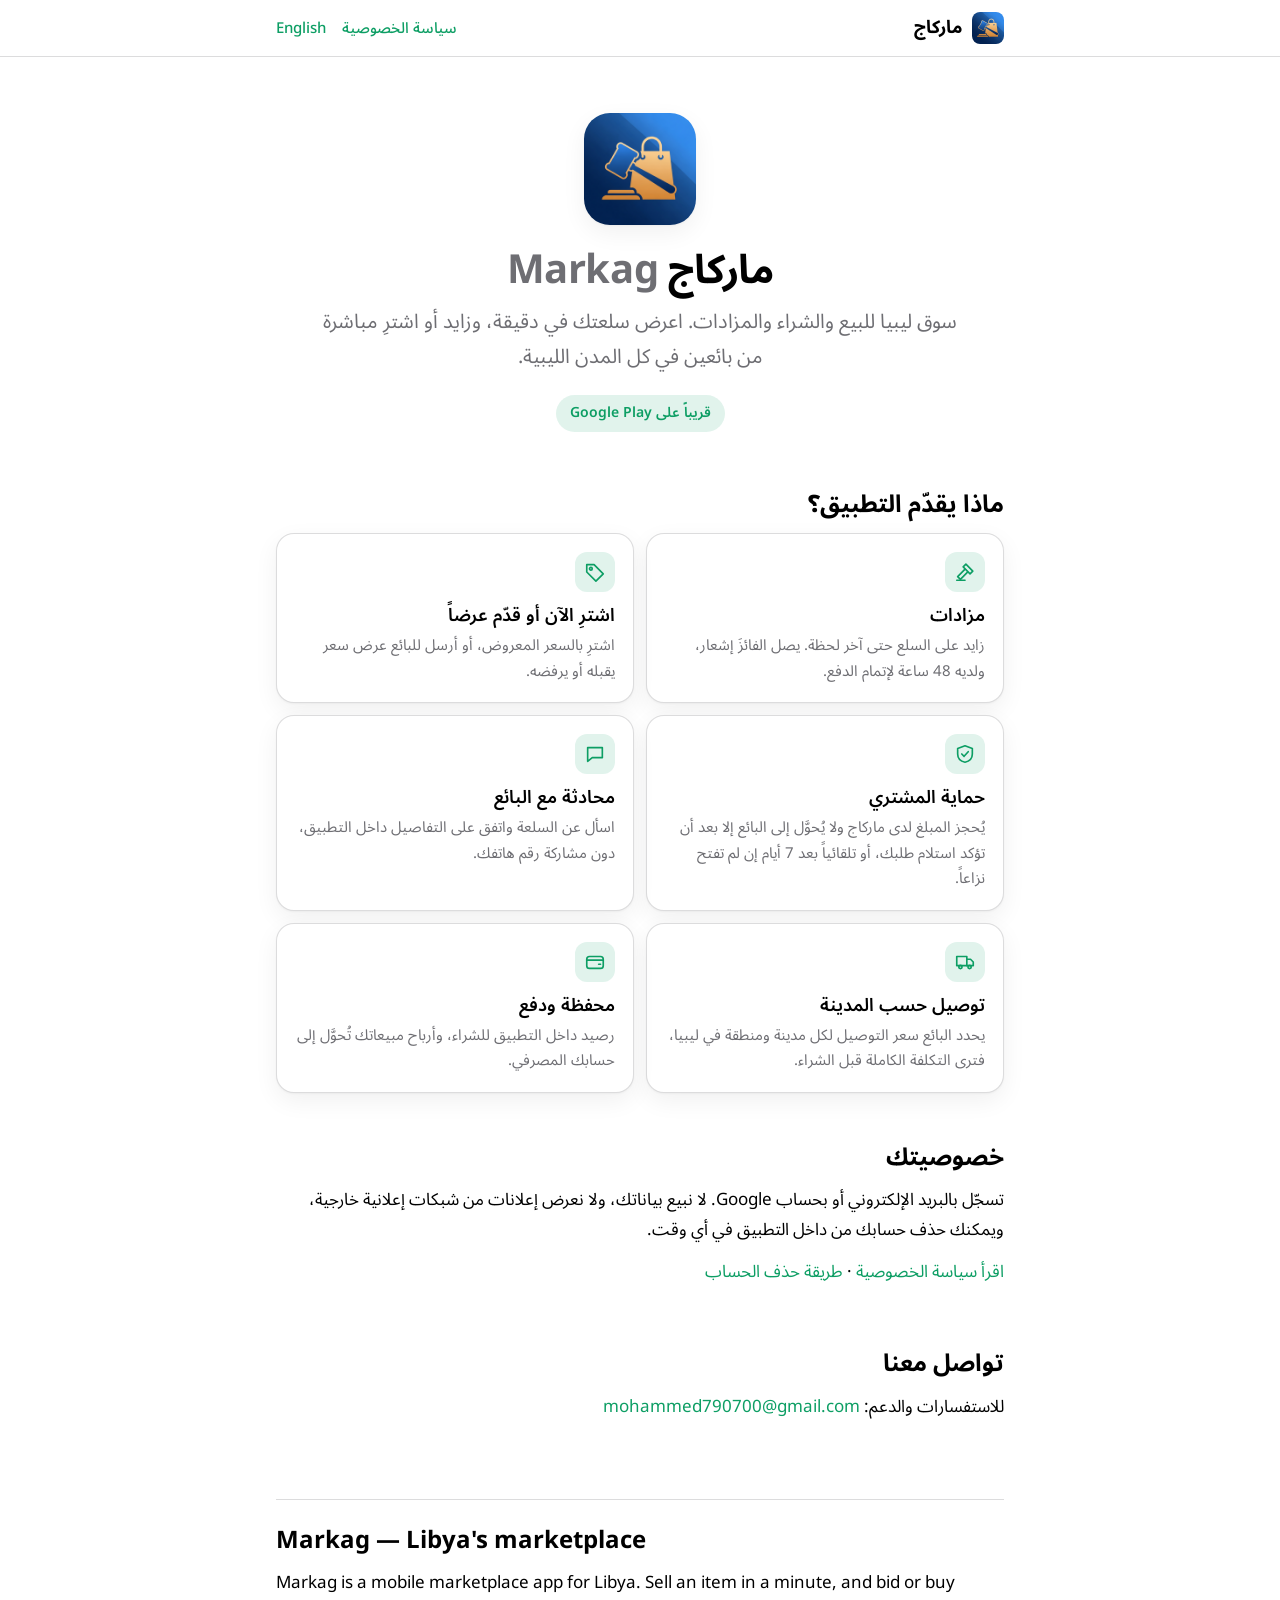
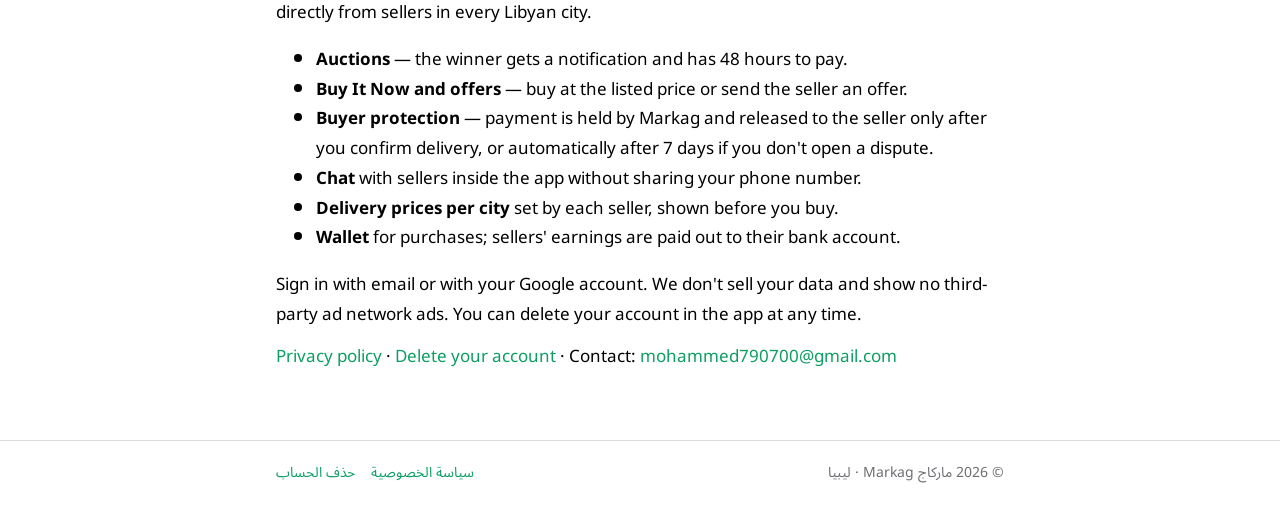
<file: index.html>
<!doctype html>
<html lang="ar" dir="rtl">
<head>
  <meta charset="utf-8">
  <meta name="viewport" content="width=device-width, initial-scale=1, viewport-fit=cover">
  <title>ماركاج Markag — سوق ليبيا للبيع والشراء والمزادات</title>
  <meta name="description" content="ماركاج (Markag) تطبيق سوق إلكتروني في ليبيا: مزادات، شراء فوري، عروض أسعار، محادثة مع البائع، توصيل حسب المدينة، وحجز المبلغ حتى استلام الطلب.">
  <meta name="theme-color" content="#0D9E64" media="(prefers-color-scheme: light)">
  <meta name="theme-color" content="#000000" media="(prefers-color-scheme: dark)">
  <link rel="icon" href="favicon.png">
  <link rel="apple-touch-icon" href="apple-touch-icon.png">
  <link rel="preconnect" href="https://fonts.googleapis.com">
  <link rel="preconnect" href="https://fonts.gstatic.com" crossorigin>
  <link href="https://fonts.googleapis.com/css2?family=Noto+Sans+Arabic:wght@400;500;600;700&display=swap" rel="stylesheet">
  <link rel="stylesheet" href="style.css">
</head>
<body>
  <header class="bar">
    <div class="wrap">
      <a class="brand" href="./"><img src="icon.png" alt="" width="32" height="32">ماركاج</a>
      <nav>
        <a href="privacy.html">سياسة الخصوصية</a>
        <a href="#en" lang="en">English</a>
      </nav>
    </div>
  </header>

  <main class="wrap">
    <div class="hero">
      <img class="icon" src="icon.png" alt="أيقونة تطبيق ماركاج" width="112" height="112">
      <h1>ماركاج <span class="muted" lang="en">Markag</span></h1>
      <p class="lead">سوق ليبيا للبيع والشراء والمزادات. اعرض سلعتك في دقيقة، وزايد أو اشترِ مباشرة من بائعين في كل المدن الليبية.</p>
      <span class="pill">قريباً على Google Play</span>
    </div>

    <section>
      <h2>ماذا يقدّم التطبيق؟</h2>
      <div class="grid">
        <div class="card">
          <div class="ic"><svg viewBox="0 0 24 24" fill="none" stroke="currentColor" stroke-width="1.8" stroke-linecap="round" stroke-linejoin="round" aria-hidden="true"><path d="M13 3.5l7.5 7.5-3 3L10 6.5z"/><path d="M11.8 9.2L4 17l3 3 7.8-7.8"/><path d="M3 21h9"/></svg></div>
          <h3>مزادات</h3>
          <p>زايد على السلع حتى آخر لحظة. يصل الفائزَ إشعار، ولديه 48 ساعة لإتمام الدفع.</p>
        </div>
        <div class="card">
          <div class="ic"><svg viewBox="0 0 24 24" fill="none" stroke="currentColor" stroke-width="1.8" stroke-linecap="round" stroke-linejoin="round" aria-hidden="true"><path d="M3 12V4h8l10 10-8 8z"/><circle cx="7.5" cy="8.5" r="1.5"/></svg></div>
          <h3>اشترِ الآن أو قدّم عرضاً</h3>
          <p>اشترِ بالسعر المعروض، أو أرسل للبائع عرض سعر يقبله أو يرفضه.</p>
        </div>
        <div class="card">
          <div class="ic"><svg viewBox="0 0 24 24" fill="none" stroke="currentColor" stroke-width="1.8" stroke-linecap="round" stroke-linejoin="round" aria-hidden="true"><path d="M12 3l8 3v6c0 5-3.5 8-8 9-4.5-1-8-4-8-9V6z"/><path d="M8.5 12l2.5 2.5 4.5-5"/></svg></div>
          <h3>حماية المشتري</h3>
          <p>يُحجز المبلغ لدى ماركاج ولا يُحوَّل إلى البائع إلا بعد أن تؤكد استلام طلبك، أو تلقائياً بعد 7 أيام إن لم تفتح نزاعاً.</p>
        </div>
        <div class="card">
          <div class="ic"><svg viewBox="0 0 24 24" fill="none" stroke="currentColor" stroke-width="1.8" stroke-linecap="round" stroke-linejoin="round" aria-hidden="true"><path d="M4 5h16v11H9l-5 4z"/></svg></div>
          <h3>محادثة مع البائع</h3>
          <p>اسأل عن السلعة واتفق على التفاصيل داخل التطبيق، دون مشاركة رقم هاتفك.</p>
        </div>
        <div class="card">
          <div class="ic"><svg viewBox="0 0 24 24" fill="none" stroke="currentColor" stroke-width="1.8" stroke-linecap="round" stroke-linejoin="round" aria-hidden="true"><path d="M3 6h11v10H3z"/><path d="M14 9h4l3 3v4h-7"/><circle cx="7" cy="17.5" r="1.8"/><circle cx="17" cy="17.5" r="1.8"/></svg></div>
          <h3>توصيل حسب المدينة</h3>
          <p>يحدد البائع سعر التوصيل لكل مدينة ومنطقة في ليبيا، فترى التكلفة الكاملة قبل الشراء.</p>
        </div>
        <div class="card">
          <div class="ic"><svg viewBox="0 0 24 24" fill="none" stroke="currentColor" stroke-width="1.8" stroke-linecap="round" stroke-linejoin="round" aria-hidden="true"><rect x="3" y="6" width="18" height="13" rx="3"/><path d="M3 10h18"/><path d="M16 14.5h2"/></svg></div>
          <h3>محفظة ودفع</h3>
          <p>رصيد داخل التطبيق للشراء، وأرباح مبيعاتك تُحوَّل إلى حسابك المصرفي.</p>
        </div>
      </div>
    </section>

    <section>
      <h2>خصوصيتك</h2>
      <p>تسجّل بالبريد الإلكتروني أو بحساب Google. لا نبيع بياناتك، ولا نعرض إعلانات من شبكات إعلانية خارجية، ويمكنك حذف حسابك من داخل التطبيق في أي وقت.</p>
      <p><a href="privacy.html">اقرأ سياسة الخصوصية</a> · <a href="delete-account.html">طريقة حذف الحساب</a></p>
    </section>

    <section>
      <h2>تواصل معنا</h2>
      <p>للاستفسارات والدعم: <a href="mailto:mohammed790700@gmail.com">mohammed790700@gmail.com</a></p>
    </section>

    <hr class="lang-split">

    <section id="en" dir="ltr" lang="en">
      <h2>Markag — Libya's marketplace</h2>
      <p>Markag is a mobile marketplace app for Libya. Sell an item in a minute, and bid or buy directly from sellers in every Libyan city.</p>
      <ul>
        <li><strong>Auctions</strong> — the winner gets a notification and has 48 hours to pay.</li>
        <li><strong>Buy It Now and offers</strong> — buy at the listed price or send the seller an offer.</li>
        <li><strong>Buyer protection</strong> — payment is held by Markag and released to the seller only after you confirm delivery, or automatically after 7 days if you don't open a dispute.</li>
        <li><strong>Chat</strong> with sellers inside the app without sharing your phone number.</li>
        <li><strong>Delivery prices per city</strong> set by each seller, shown before you buy.</li>
        <li><strong>Wallet</strong> for purchases; sellers' earnings are paid out to their bank account.</li>
      </ul>
      <p>Sign in with email or with your Google account. We don't sell your data and show no third-party ad network ads. You can delete your account in the app at any time.</p>
      <p><a href="privacy.html#en">Privacy policy</a> · <a href="delete-account.html#en">Delete your account</a> · Contact: <a href="mailto:mohammed790700@gmail.com">mohammed790700@gmail.com</a></p>
    </section>
  </main>

  <footer>
    <div class="wrap">
      <span>© 2026 ماركاج Markag · ليبيا</span>
      <nav>
        <a href="privacy.html">سياسة الخصوصية</a>
        <a href="delete-account.html">حذف الحساب</a>
      </nav>
    </div>
  </footer>
</body>
</html>
</file>
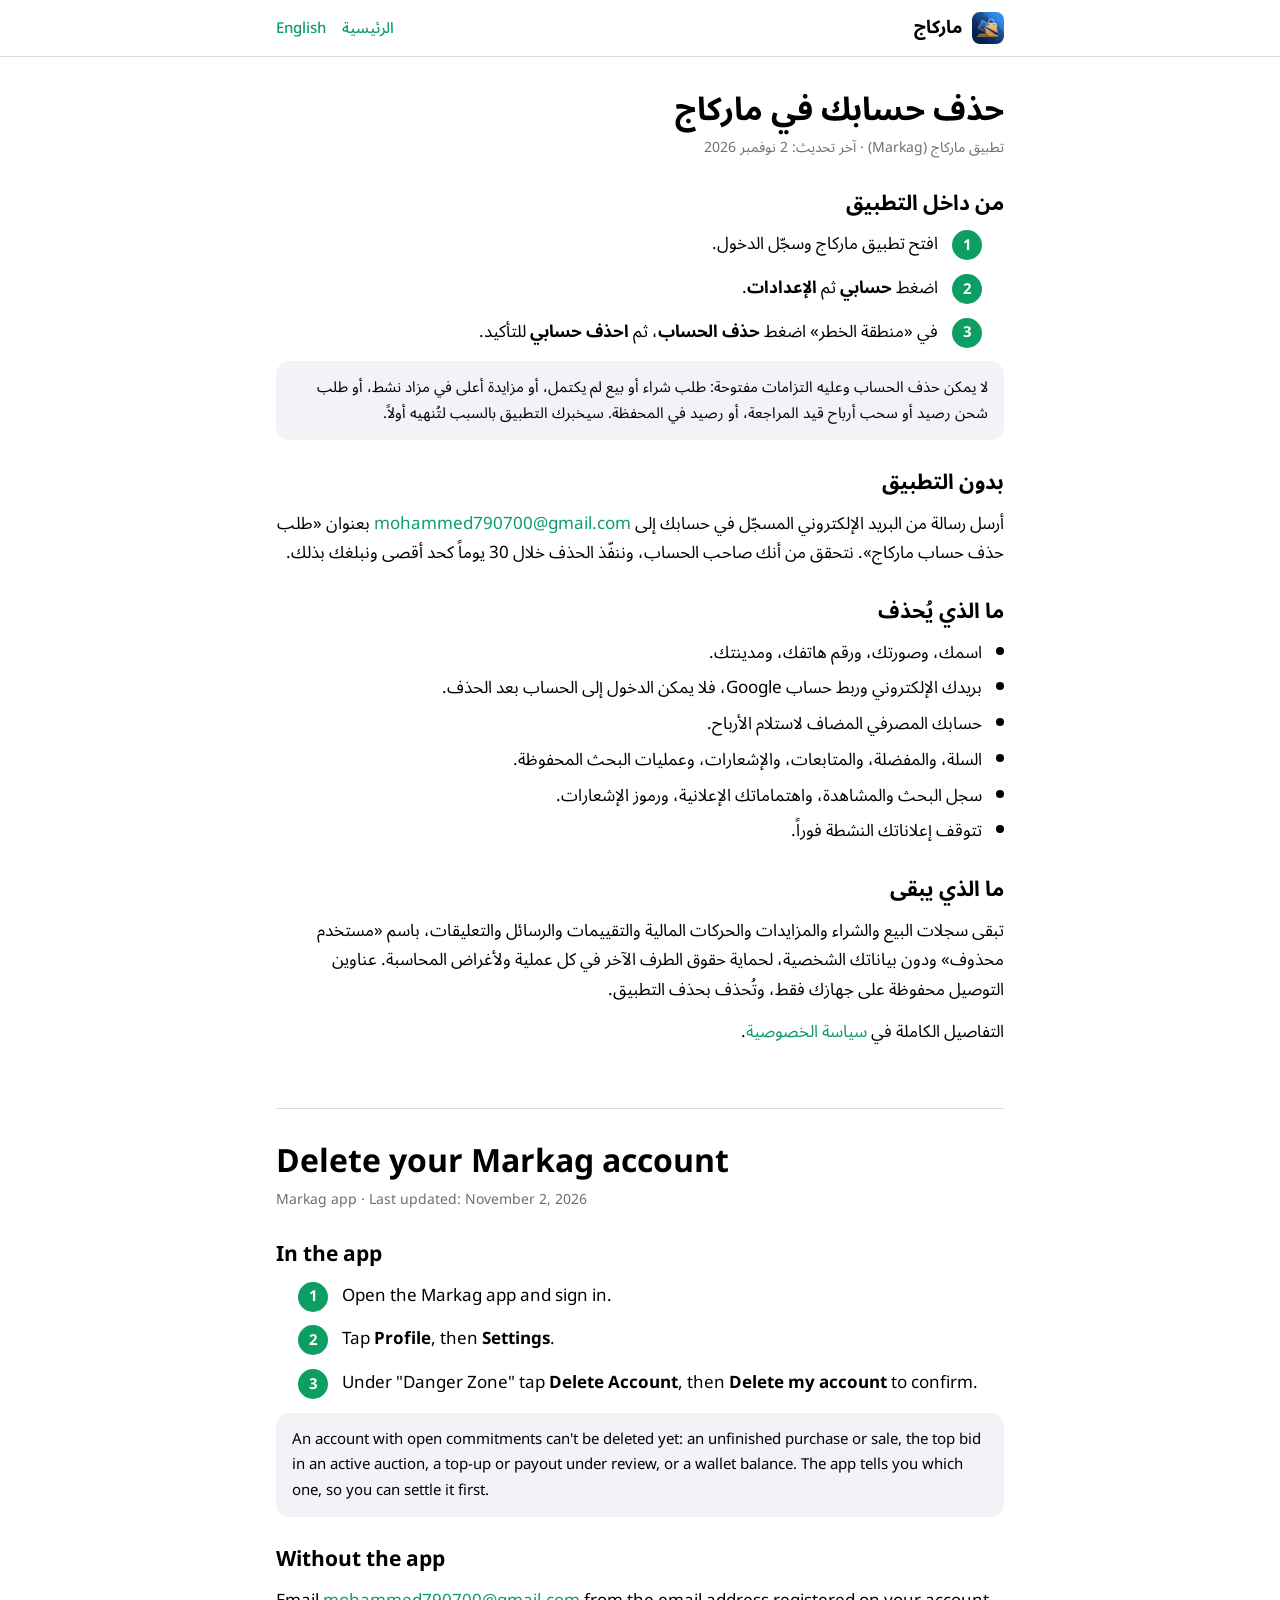
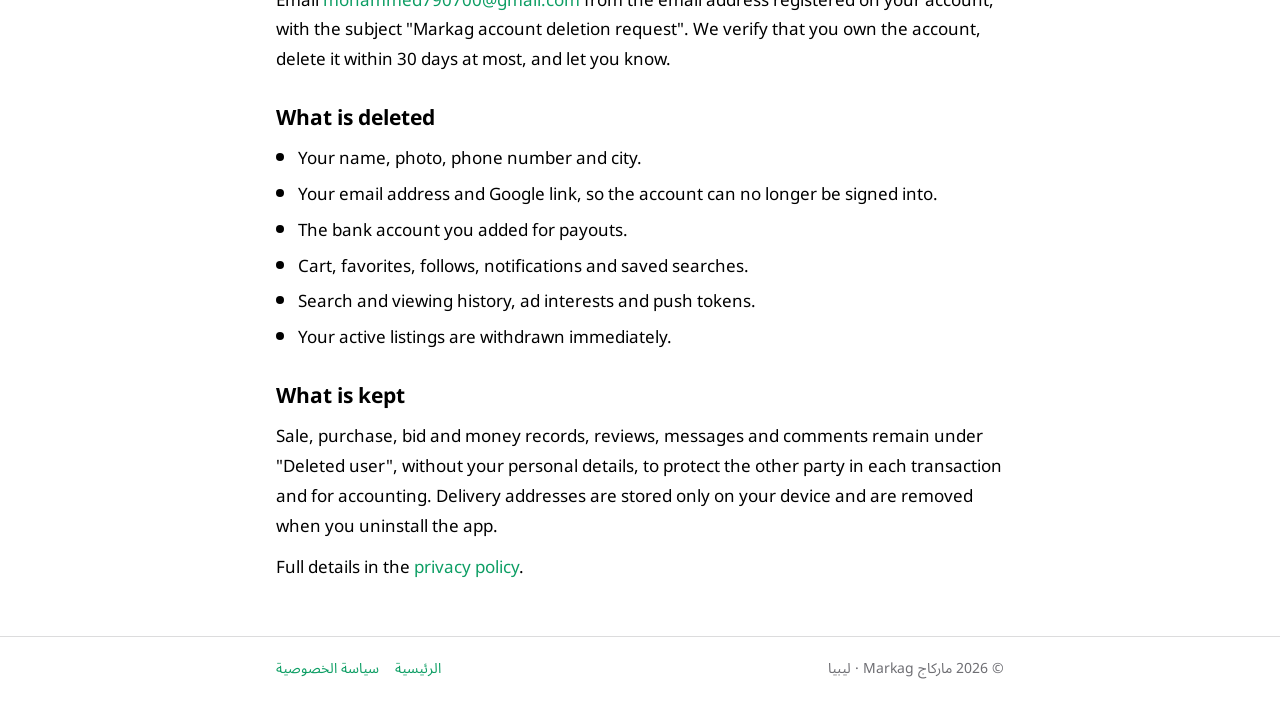
<file: delete-account.html>
<!doctype html>
<html lang="ar" dir="rtl">
<head>
  <meta charset="utf-8">
  <meta name="viewport" content="width=device-width, initial-scale=1, viewport-fit=cover">
  <title>حذف الحساب — ماركاج Markag</title>
  <meta name="description" content="طريقة حذف حسابك في تطبيق ماركاج (Markag) وبياناتك، من التطبيق أو بطلب عبر البريد الإلكتروني.">
  <meta name="theme-color" content="#0D9E64" media="(prefers-color-scheme: light)">
  <meta name="theme-color" content="#000000" media="(prefers-color-scheme: dark)">
  <link rel="icon" href="favicon.png">
  <link rel="apple-touch-icon" href="apple-touch-icon.png">
  <link rel="preconnect" href="https://fonts.googleapis.com">
  <link rel="preconnect" href="https://fonts.gstatic.com" crossorigin>
  <link href="https://fonts.googleapis.com/css2?family=Noto+Sans+Arabic:wght@400;500;600;700&display=swap" rel="stylesheet">
  <link rel="stylesheet" href="style.css">
</head>
<body>
  <header class="bar">
    <div class="wrap">
      <a class="brand" href="./"><img src="icon.png" alt="" width="32" height="32">ماركاج</a>
      <nav>
        <a href="./">الرئيسية</a>
        <a href="#en" lang="en">English</a>
      </nav>
    </div>
  </header>

  <main class="wrap">
    <article class="doc">
      <h1>حذف حسابك في ماركاج</h1>
      <p class="updated">تطبيق ماركاج (Markag) · آخر تحديث: 2 نوفمبر 2026</p>

      <h2>من داخل التطبيق</h2>
      <ol class="steps">
        <li>افتح تطبيق ماركاج وسجّل الدخول.</li>
        <li>اضغط <strong>حسابي</strong> ثم <strong>الإعدادات</strong>.</li>
        <li>في «منطقة الخطر» اضغط <strong>حذف الحساب</strong>، ثم <strong>احذف حسابي</strong> للتأكيد.</li>
      </ol>
      <p class="note">لا يمكن حذف الحساب وعليه التزامات مفتوحة: طلب شراء أو بيع لم يكتمل، أو مزايدة أعلى في مزاد نشط، أو طلب شحن رصيد أو سحب أرباح قيد المراجعة، أو رصيد في المحفظة. سيخبرك التطبيق بالسبب لتُنهيه أولاً.</p>

      <h2>بدون التطبيق</h2>
      <p>أرسل رسالة من البريد الإلكتروني المسجّل في حسابك إلى <a href="mailto:mohammed790700@gmail.com?subject=%D8%B7%D9%84%D8%A8%20%D8%AD%D8%B0%D9%81%20%D8%AD%D8%B3%D8%A7%D8%A8%20%D9%85%D8%A7%D8%B1%D9%83%D8%A7%D8%AC">mohammed790700@gmail.com</a> بعنوان «طلب حذف حساب ماركاج». نتحقق من أنك صاحب الحساب، وننفّذ الحذف خلال 30 يوماً كحد أقصى ونبلغك بذلك.</p>

      <h2>ما الذي يُحذف</h2>
      <ul>
        <li>اسمك، وصورتك، ورقم هاتفك، ومدينتك.</li>
        <li>بريدك الإلكتروني وربط حساب Google، فلا يمكن الدخول إلى الحساب بعد الحذف.</li>
        <li>حسابك المصرفي المضاف لاستلام الأرباح.</li>
        <li>السلة، والمفضلة، والمتابعات، والإشعارات، وعمليات البحث المحفوظة.</li>
        <li>سجل البحث والمشاهدة، واهتماماتك الإعلانية، ورموز الإشعارات.</li>
        <li>تتوقف إعلاناتك النشطة فوراً.</li>
      </ul>

      <h2>ما الذي يبقى</h2>
      <p>تبقى سجلات البيع والشراء والمزايدات والحركات المالية والتقييمات والرسائل والتعليقات، باسم «مستخدم محذوف» ودون بياناتك الشخصية، لحماية حقوق الطرف الآخر في كل عملية ولأغراض المحاسبة. عناوين التوصيل محفوظة على جهازك فقط، وتُحذف بحذف التطبيق.</p>

      <p>التفاصيل الكاملة في <a href="privacy.html#delete">سياسة الخصوصية</a>.</p>
    </article>

    <hr class="lang-split">

    <article class="doc" id="en" dir="ltr" lang="en">
      <h1>Delete your Markag account</h1>
      <p class="updated">Markag app · Last updated: November 2, 2026</p>

      <h2>In the app</h2>
      <ol class="steps">
        <li>Open the Markag app and sign in.</li>
        <li>Tap <strong>Profile</strong>, then <strong>Settings</strong>.</li>
        <li>Under "Danger Zone" tap <strong>Delete Account</strong>, then <strong>Delete my account</strong> to confirm.</li>
      </ol>
      <p class="note">An account with open commitments can't be deleted yet: an unfinished purchase or sale, the top bid in an active auction, a top-up or payout under review, or a wallet balance. The app tells you which one, so you can settle it first.</p>

      <h2>Without the app</h2>
      <p>Email <a href="mailto:mohammed790700@gmail.com?subject=Markag%20account%20deletion%20request">mohammed790700@gmail.com</a> from the email address registered on your account, with the subject "Markag account deletion request". We verify that you own the account, delete it within 30 days at most, and let you know.</p>

      <h2>What is deleted</h2>
      <ul>
        <li>Your name, photo, phone number and city.</li>
        <li>Your email address and Google link, so the account can no longer be signed into.</li>
        <li>The bank account you added for payouts.</li>
        <li>Cart, favorites, follows, notifications and saved searches.</li>
        <li>Search and viewing history, ad interests and push tokens.</li>
        <li>Your active listings are withdrawn immediately.</li>
      </ul>

      <h2>What is kept</h2>
      <p>Sale, purchase, bid and money records, reviews, messages and comments remain under "Deleted user", without your personal details, to protect the other party in each transaction and for accounting. Delivery addresses are stored only on your device and are removed when you uninstall the app.</p>

      <p>Full details in the <a href="privacy.html#en">privacy policy</a>.</p>
    </article>
  </main>

  <footer>
    <div class="wrap">
      <span>© 2026 ماركاج Markag · ليبيا</span>
      <nav>
        <a href="./">الرئيسية</a>
        <a href="privacy.html">سياسة الخصوصية</a>
      </nav>
    </div>
  </footer>
</body>
</html>
</file>
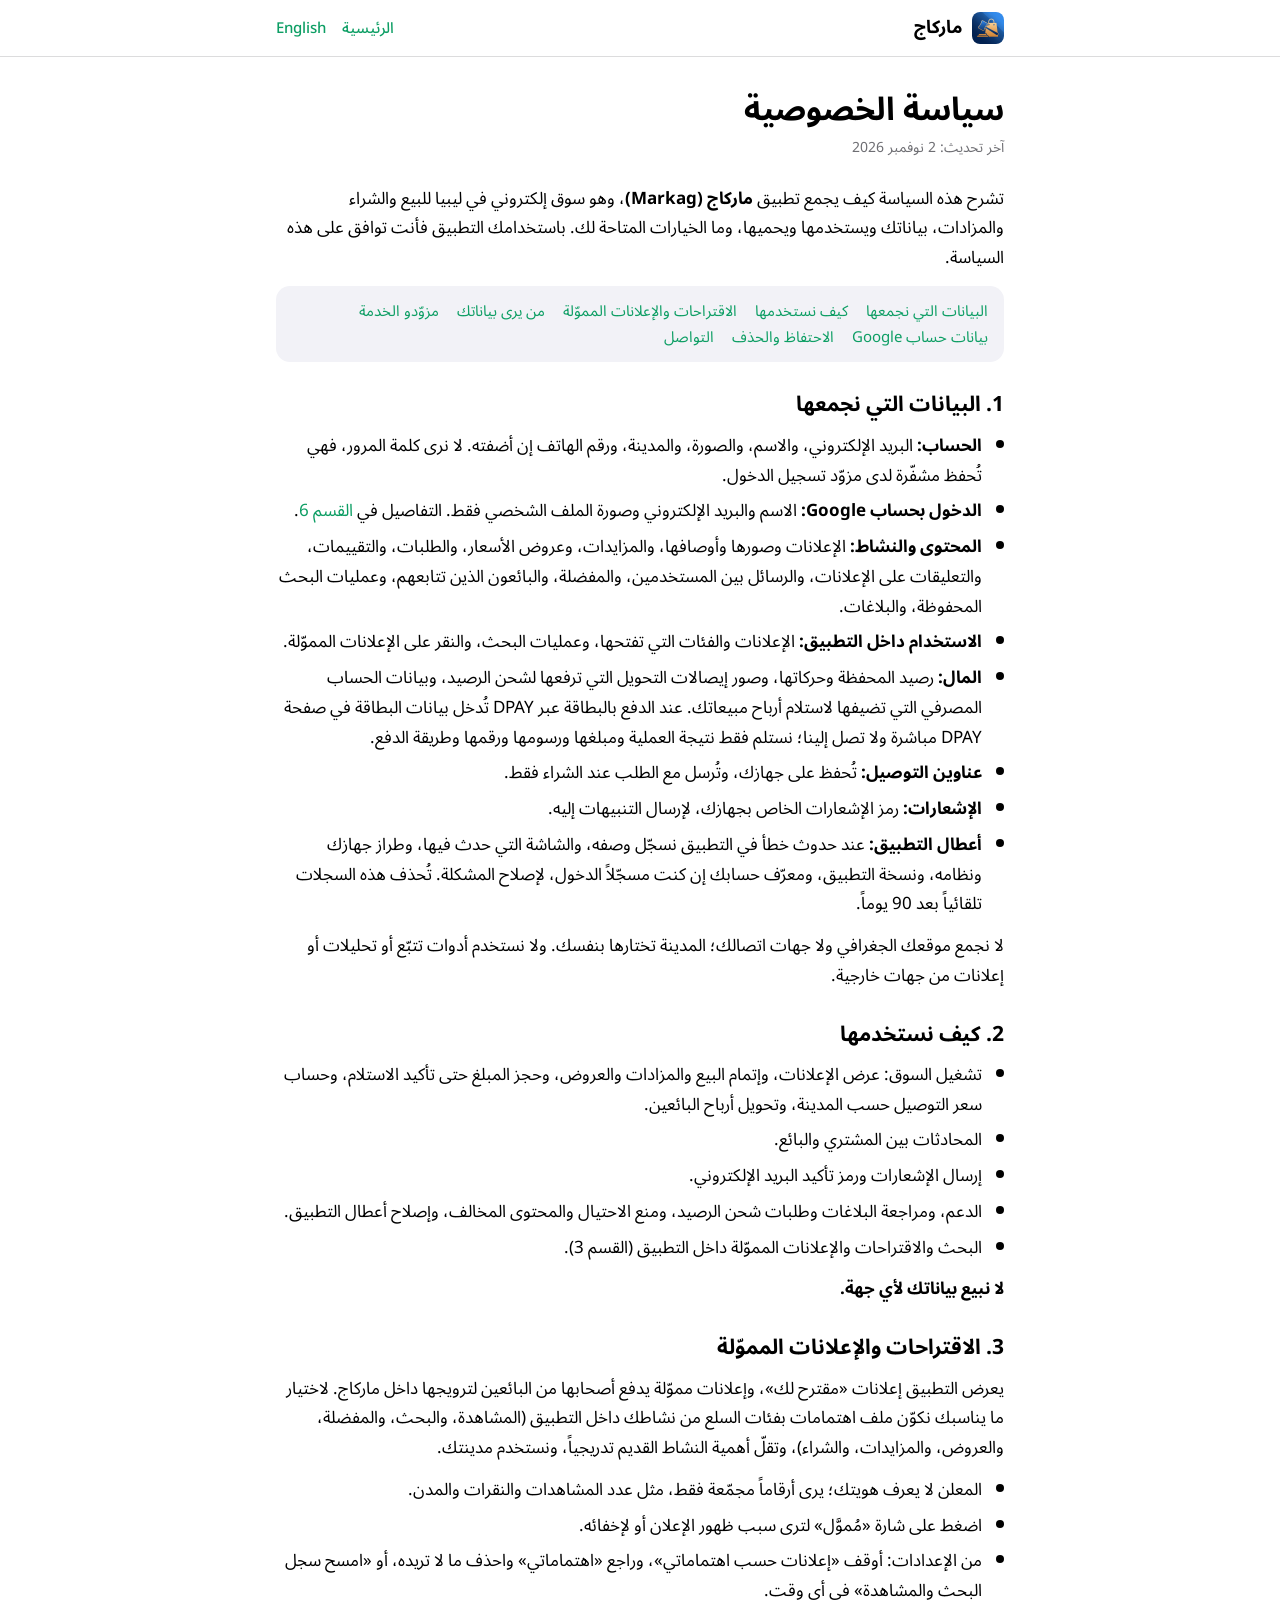
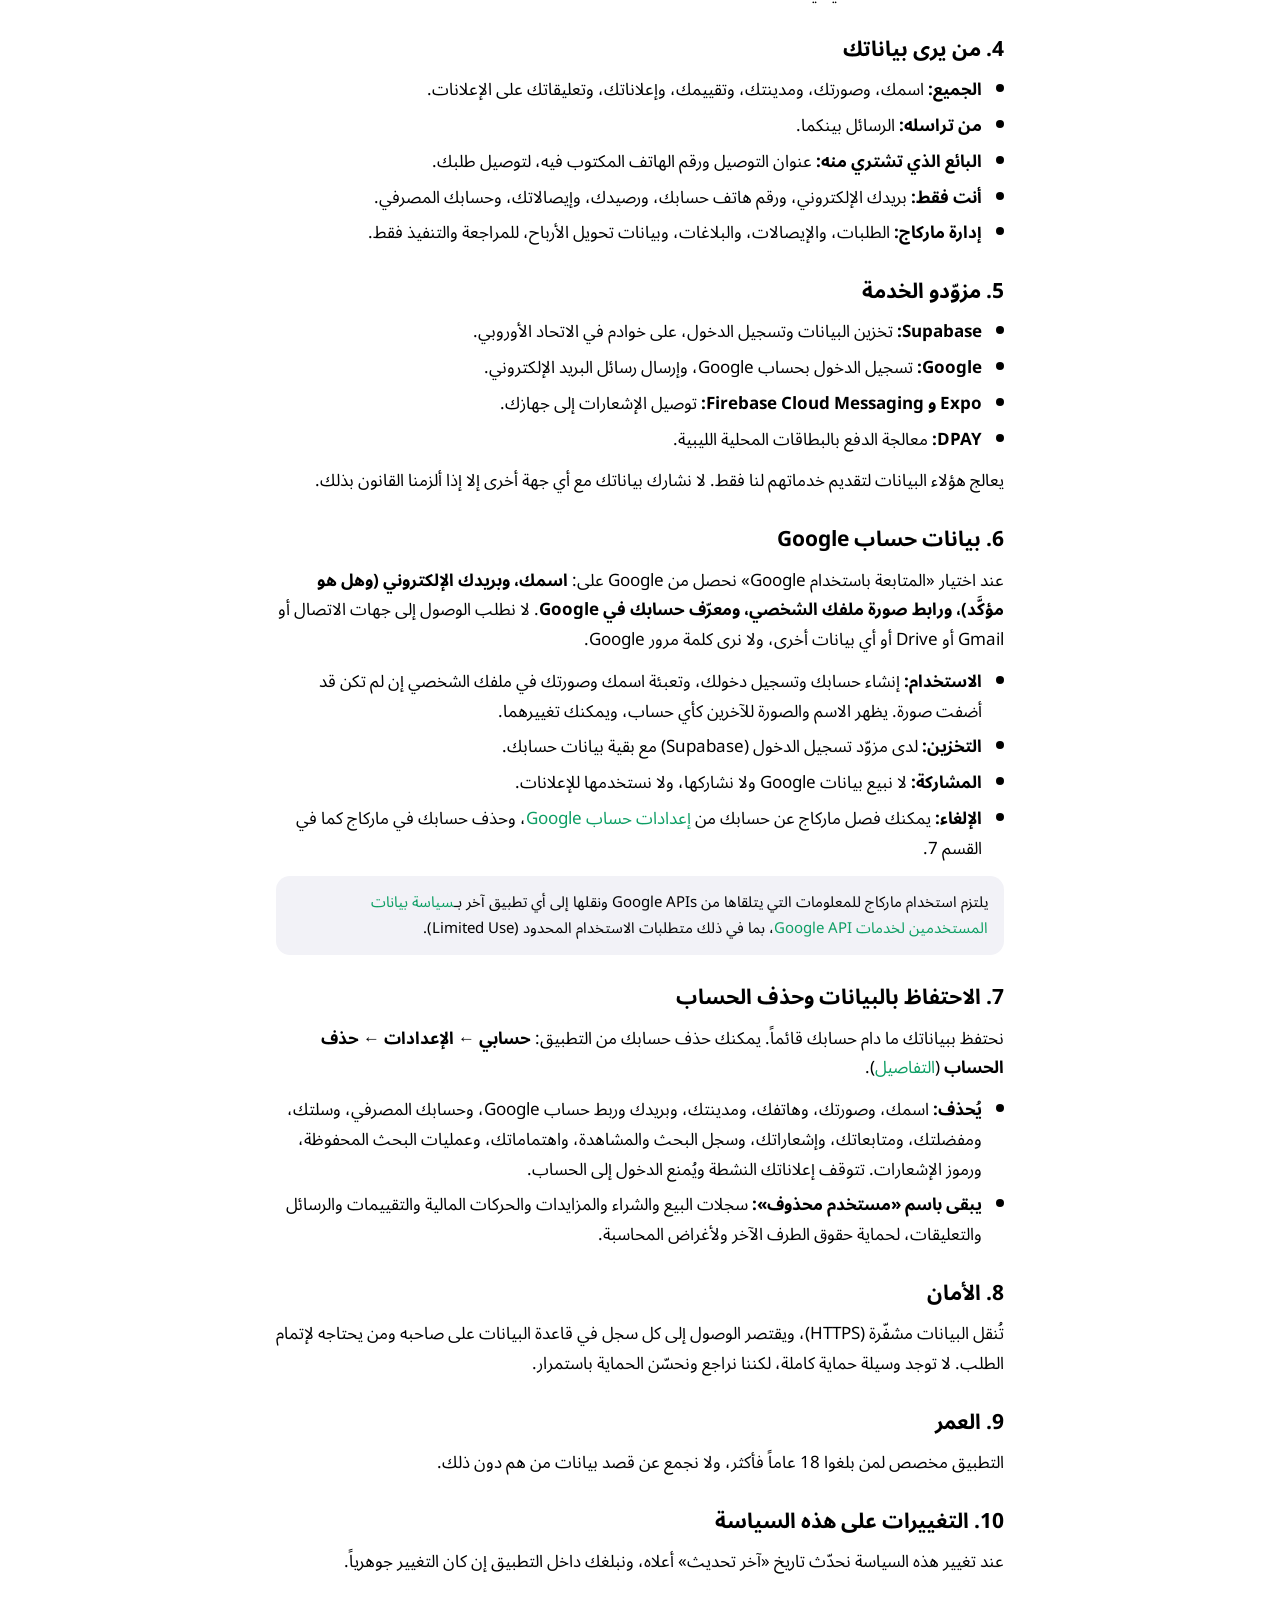
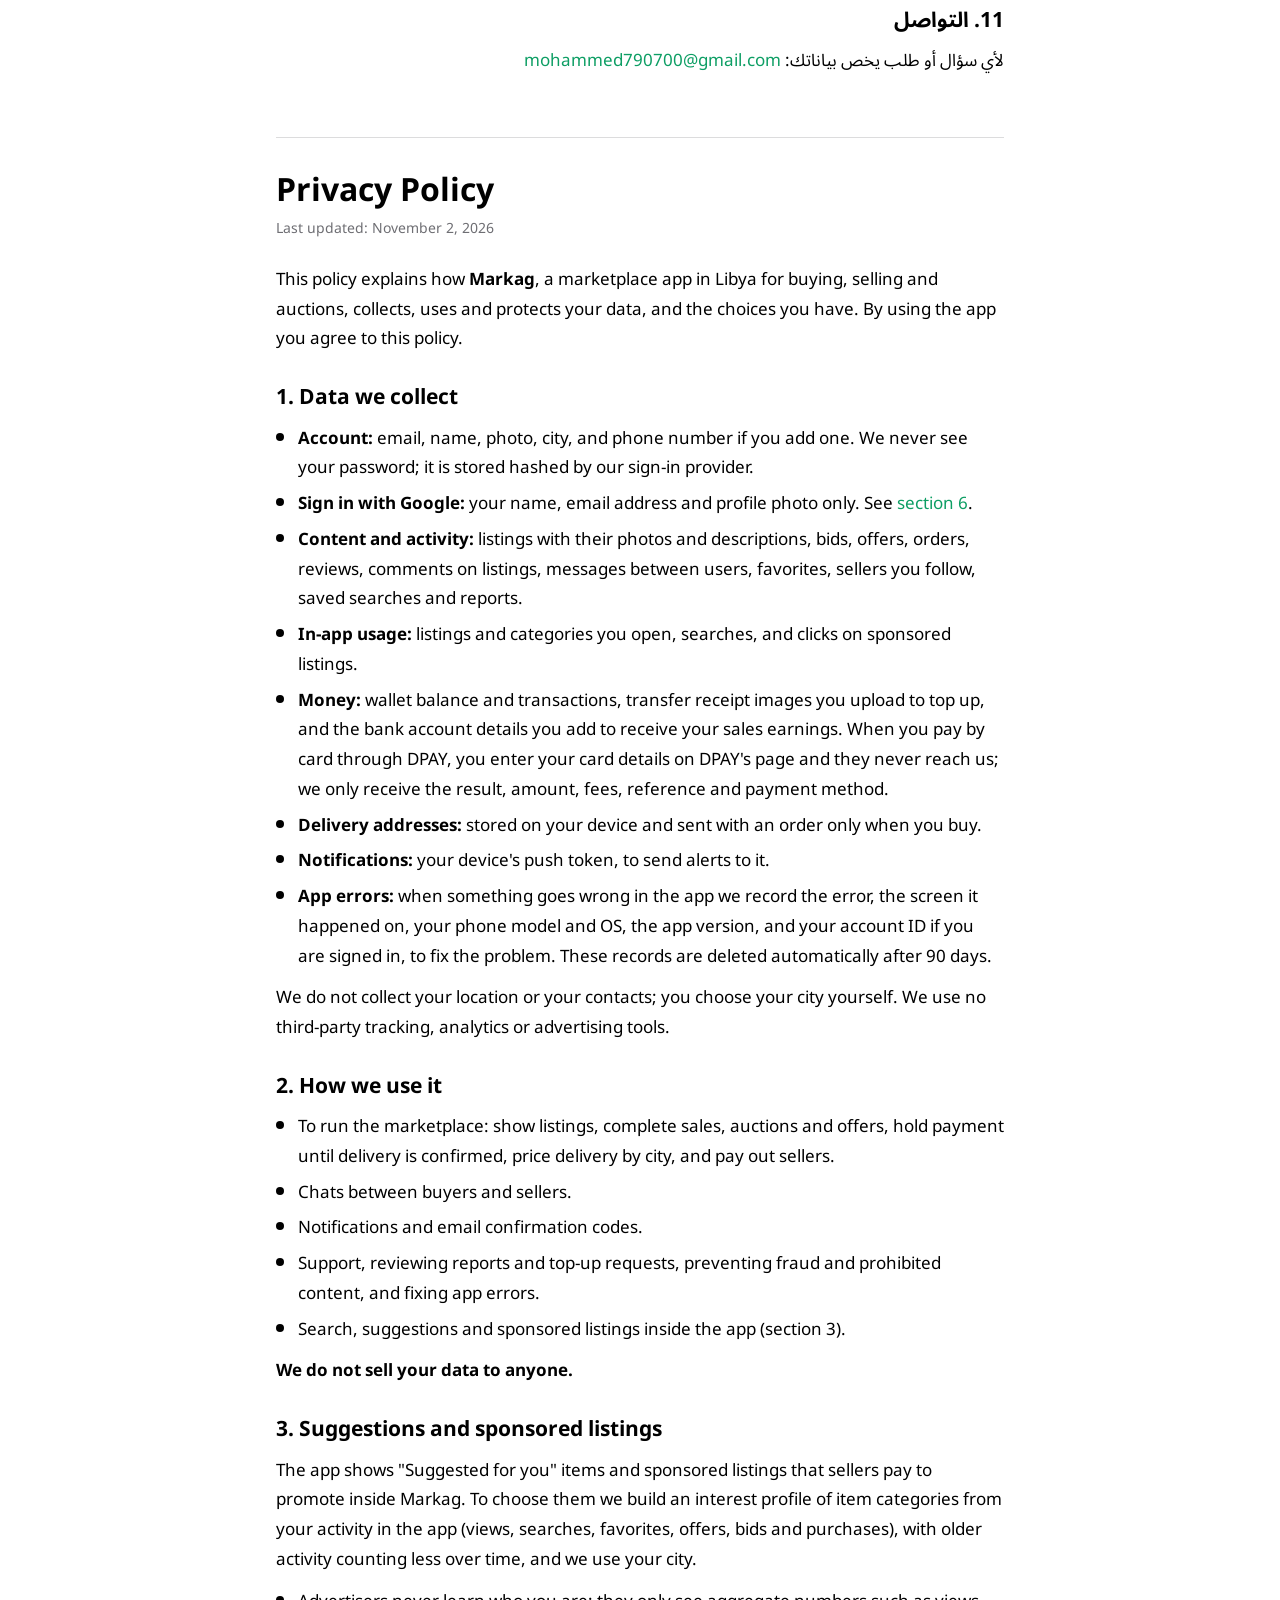
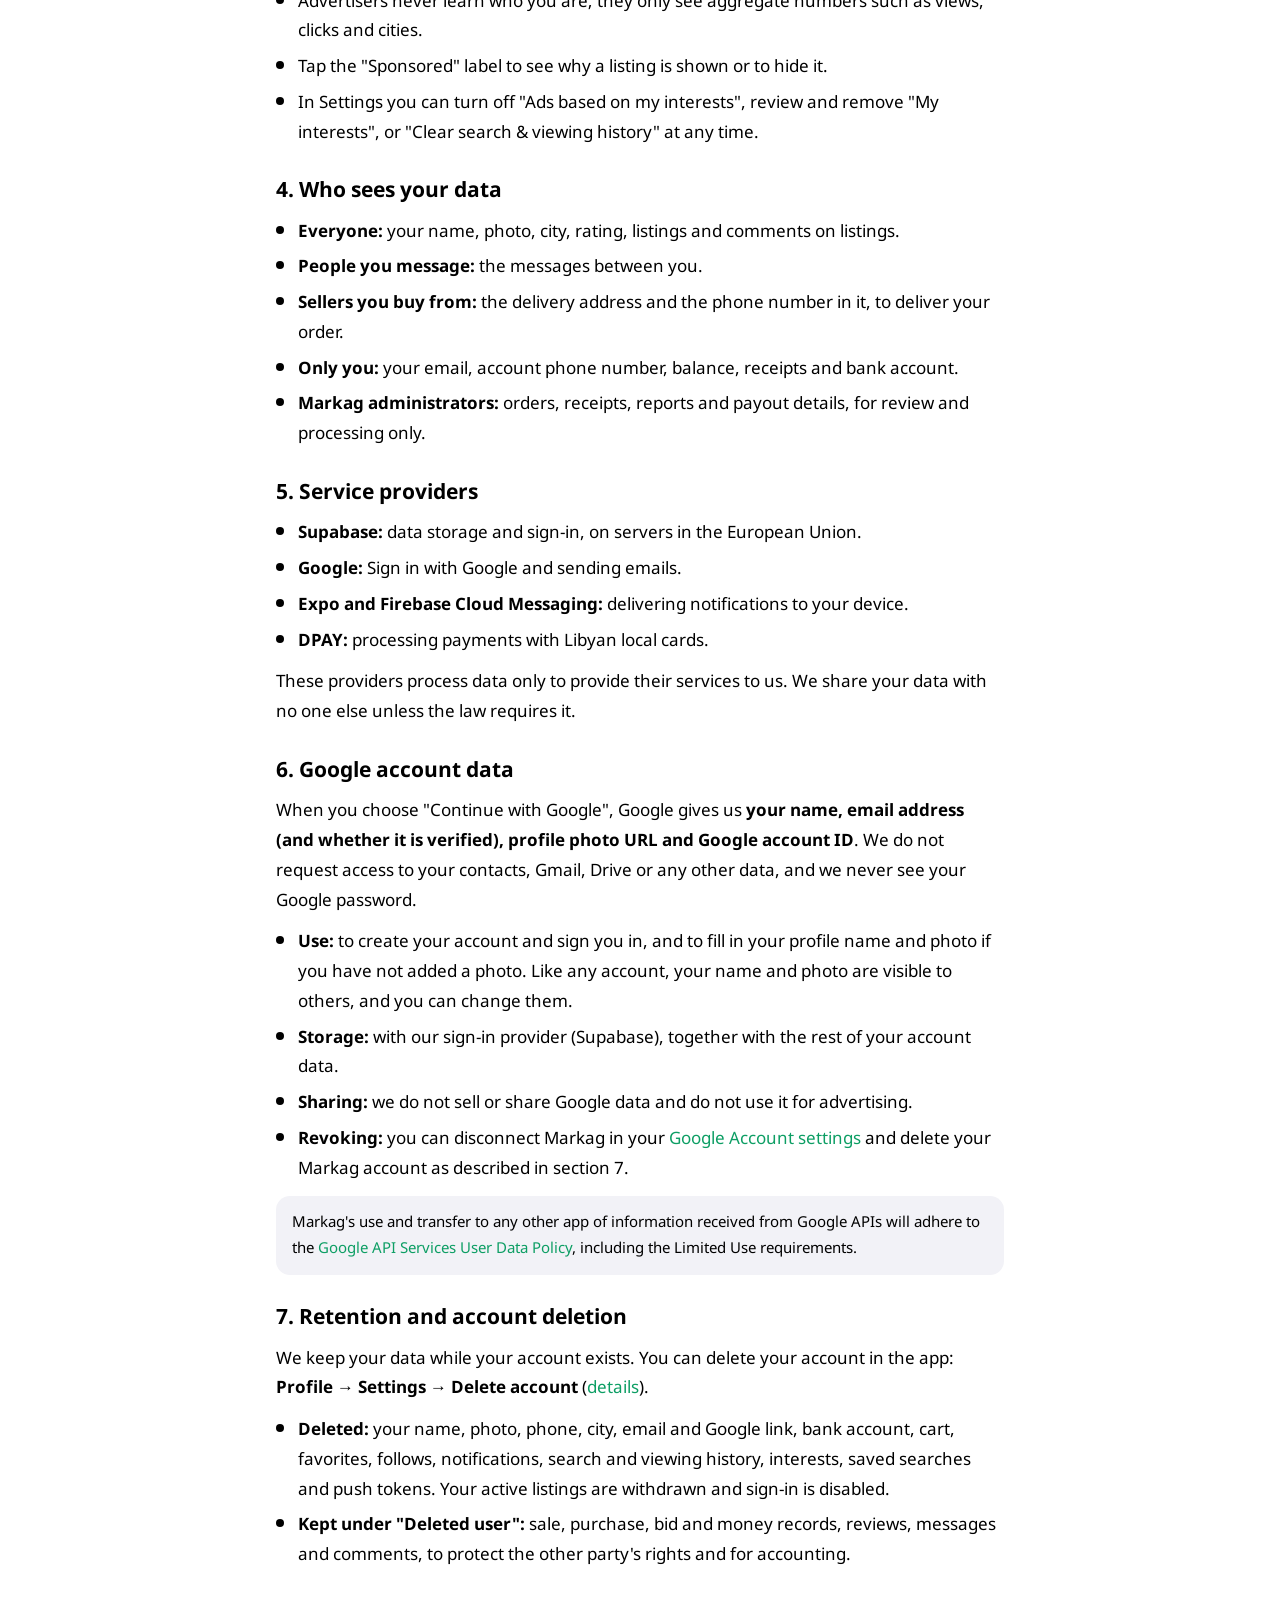
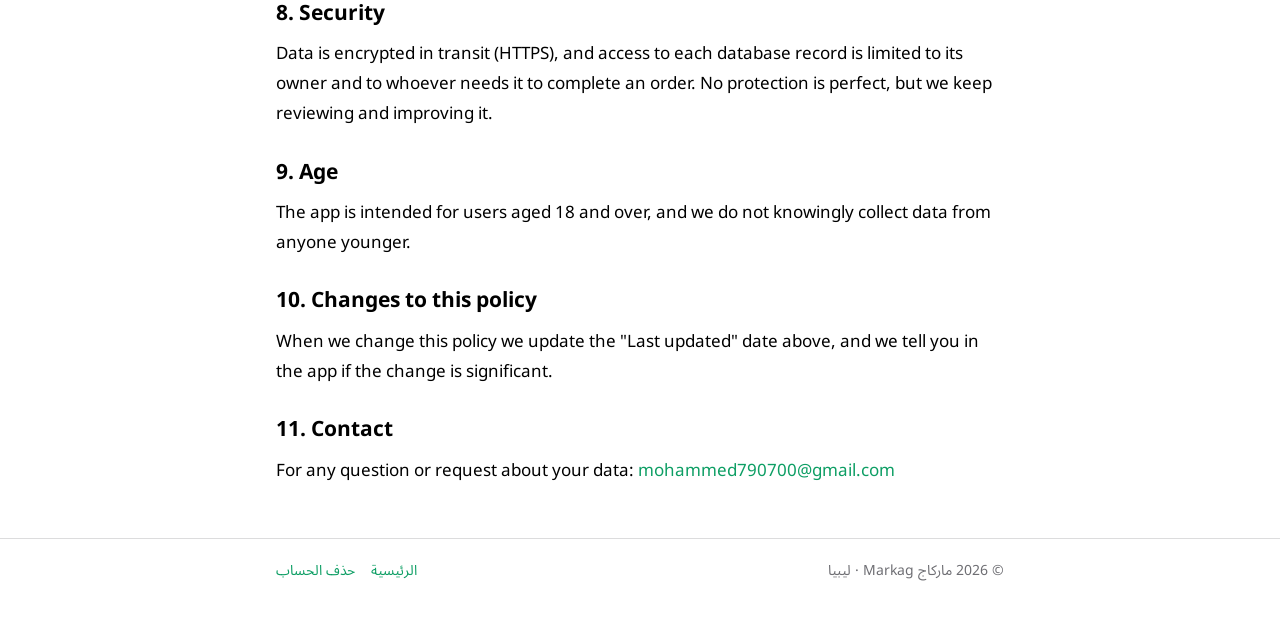
<file: privacy.html>
<!doctype html>
<html lang="ar" dir="rtl">
<head>
  <meta charset="utf-8">
  <meta name="viewport" content="width=device-width, initial-scale=1, viewport-fit=cover">
  <title>سياسة الخصوصية — ماركاج Markag</title>
  <meta name="description" content="سياسة الخصوصية لتطبيق ماركاج (Markag): البيانات التي نجمعها، وكيف نستخدمها، ومن يراها، وبيانات حساب Google، وحذف الحساب.">
  <meta name="theme-color" content="#0D9E64" media="(prefers-color-scheme: light)">
  <meta name="theme-color" content="#000000" media="(prefers-color-scheme: dark)">
  <link rel="icon" href="favicon.png">
  <link rel="apple-touch-icon" href="apple-touch-icon.png">
  <link rel="preconnect" href="https://fonts.googleapis.com">
  <link rel="preconnect" href="https://fonts.gstatic.com" crossorigin>
  <link href="https://fonts.googleapis.com/css2?family=Noto+Sans+Arabic:wght@400;500;600;700&display=swap" rel="stylesheet">
  <link rel="stylesheet" href="style.css">
</head>
<body>
  <header class="bar">
    <div class="wrap">
      <a class="brand" href="./"><img src="icon.png" alt="" width="32" height="32">ماركاج</a>
      <nav>
        <a href="./">الرئيسية</a>
        <a href="#en" lang="en">English</a>
      </nav>
    </div>
  </header>

  <main class="wrap">
    <article class="doc">
      <h1>سياسة الخصوصية</h1>
      <p class="updated">آخر تحديث: 2 نوفمبر 2026</p>

      <p>تشرح هذه السياسة كيف يجمع تطبيق <strong>ماركاج (Markag)</strong>، وهو سوق إلكتروني في ليبيا للبيع والشراء والمزادات، بياناتك ويستخدمها ويحميها، وما الخيارات المتاحة لك. باستخدامك التطبيق فأنت توافق على هذه السياسة.</p>

      <div class="toc">
        <a href="#collect">البيانات التي نجمعها</a>
        <a href="#use">كيف نستخدمها</a>
        <a href="#ads">الاقتراحات والإعلانات المموّلة</a>
        <a href="#who">من يرى بياناتك</a>
        <a href="#providers">مزوّدو الخدمة</a>
        <a href="#google">بيانات حساب Google</a>
        <a href="#delete">الاحتفاظ والحذف</a>
        <a href="#contact">التواصل</a>
      </div>

      <h2 id="collect">1. البيانات التي نجمعها</h2>
      <ul>
        <li><strong>الحساب:</strong> البريد الإلكتروني، والاسم، والصورة، والمدينة، ورقم الهاتف إن أضفته. لا نرى كلمة المرور، فهي تُحفظ مشفّرة لدى مزوّد تسجيل الدخول.</li>
        <li><strong>الدخول بحساب Google:</strong> الاسم والبريد الإلكتروني وصورة الملف الشخصي فقط. التفاصيل في <a href="#google">القسم 6</a>.</li>
        <li><strong>المحتوى والنشاط:</strong> الإعلانات وصورها وأوصافها، والمزايدات، وعروض الأسعار، والطلبات، والتقييمات، والتعليقات على الإعلانات، والرسائل بين المستخدمين، والمفضلة، والبائعون الذين تتابعهم، وعمليات البحث المحفوظة، والبلاغات.</li>
        <li><strong>الاستخدام داخل التطبيق:</strong> الإعلانات والفئات التي تفتحها، وعمليات البحث، والنقر على الإعلانات المموّلة.</li>
        <li><strong>المال:</strong> رصيد المحفظة وحركاتها، وصور إيصالات التحويل التي ترفعها لشحن الرصيد، وبيانات الحساب المصرفي التي تضيفها لاستلام أرباح مبيعاتك. عند الدفع بالبطاقة عبر DPAY تُدخل بيانات البطاقة في صفحة DPAY مباشرة ولا تصل إلينا؛ نستلم فقط نتيجة العملية ومبلغها ورسومها ورقمها وطريقة الدفع.</li>
        <li><strong>عناوين التوصيل:</strong> تُحفظ على جهازك، وتُرسل مع الطلب عند الشراء فقط.</li>
        <li><strong>الإشعارات:</strong> رمز الإشعارات الخاص بجهازك، لإرسال التنبيهات إليه.</li>
        <li><strong>أعطال التطبيق:</strong> عند حدوث خطأ في التطبيق نسجّل وصفه، والشاشة التي حدث فيها، وطراز جهازك ونظامه، ونسخة التطبيق، ومعرّف حسابك إن كنت مسجّلاً الدخول، لإصلاح المشكلة. تُحذف هذه السجلات تلقائياً بعد 90 يوماً.</li>
      </ul>
      <p>لا نجمع موقعك الجغرافي ولا جهات اتصالك؛ المدينة تختارها بنفسك. ولا نستخدم أدوات تتبّع أو تحليلات أو إعلانات من جهات خارجية.</p>

      <h2 id="use">2. كيف نستخدمها</h2>
      <ul>
        <li>تشغيل السوق: عرض الإعلانات، وإتمام البيع والمزادات والعروض، وحجز المبلغ حتى تأكيد الاستلام، وحساب سعر التوصيل حسب المدينة، وتحويل أرباح البائعين.</li>
        <li>المحادثات بين المشتري والبائع.</li>
        <li>إرسال الإشعارات ورمز تأكيد البريد الإلكتروني.</li>
        <li>الدعم، ومراجعة البلاغات وطلبات شحن الرصيد، ومنع الاحتيال والمحتوى المخالف، وإصلاح أعطال التطبيق.</li>
        <li>البحث والاقتراحات والإعلانات المموّلة داخل التطبيق (القسم 3).</li>
      </ul>
      <p><strong>لا نبيع بياناتك لأي جهة.</strong></p>

      <h2 id="ads">3. الاقتراحات والإعلانات المموّلة</h2>
      <p>يعرض التطبيق إعلانات «مقترح لك»، وإعلانات مموّلة يدفع أصحابها من البائعين لترويجها داخل ماركاج. لاختيار ما يناسبك نكوّن ملف اهتمامات بفئات السلع من نشاطك داخل التطبيق (المشاهدة، والبحث، والمفضلة، والعروض، والمزايدات، والشراء)، وتقلّ أهمية النشاط القديم تدريجياً، ونستخدم مدينتك.</p>
      <ul>
        <li>المعلن لا يعرف هويتك؛ يرى أرقاماً مجمّعة فقط، مثل عدد المشاهدات والنقرات والمدن.</li>
        <li>اضغط على شارة «مُموَّل» لترى سبب ظهور الإعلان أو لإخفائه.</li>
        <li>من الإعدادات: أوقف «إعلانات حسب اهتماماتي»، وراجع «اهتماماتي» واحذف ما لا تريده، أو «امسح سجل البحث والمشاهدة» في أي وقت.</li>
      </ul>

      <h2 id="who">4. من يرى بياناتك</h2>
      <ul>
        <li><strong>الجميع:</strong> اسمك، وصورتك، ومدينتك، وتقييمك، وإعلاناتك، وتعليقاتك على الإعلانات.</li>
        <li><strong>من تراسله:</strong> الرسائل بينكما.</li>
        <li><strong>البائع الذي تشتري منه:</strong> عنوان التوصيل ورقم الهاتف المكتوب فيه، لتوصيل طلبك.</li>
        <li><strong>أنت فقط:</strong> بريدك الإلكتروني، ورقم هاتف حسابك، ورصيدك، وإيصالاتك، وحسابك المصرفي.</li>
        <li><strong>إدارة ماركاج:</strong> الطلبات، والإيصالات، والبلاغات، وبيانات تحويل الأرباح، للمراجعة والتنفيذ فقط.</li>
      </ul>

      <h2 id="providers">5. مزوّدو الخدمة</h2>
      <ul>
        <li><strong>Supabase:</strong> تخزين البيانات وتسجيل الدخول، على خوادم في الاتحاد الأوروبي.</li>
        <li><strong>Google:</strong> تسجيل الدخول بحساب Google، وإرسال رسائل البريد الإلكتروني.</li>
        <li><strong>Expo و Firebase Cloud Messaging:</strong> توصيل الإشعارات إلى جهازك.</li>
        <li><strong>DPAY:</strong> معالجة الدفع بالبطاقات المحلية الليبية.</li>
      </ul>
      <p>يعالج هؤلاء البيانات لتقديم خدماتهم لنا فقط. لا نشارك بياناتك مع أي جهة أخرى إلا إذا ألزمنا القانون بذلك.</p>

      <h2 id="google">6. بيانات حساب Google</h2>
      <p>عند اختيار «المتابعة باستخدام Google» نحصل من Google على: <strong>اسمك، وبريدك الإلكتروني (وهل هو مؤكَّد)، ورابط صورة ملفك الشخصي، ومعرّف حسابك في Google</strong>. لا نطلب الوصول إلى جهات الاتصال أو Gmail أو Drive أو أي بيانات أخرى، ولا نرى كلمة مرور Google.</p>
      <ul>
        <li><strong>الاستخدام:</strong> إنشاء حسابك وتسجيل دخولك، وتعبئة اسمك وصورتك في ملفك الشخصي إن لم تكن قد أضفت صورة. يظهر الاسم والصورة للآخرين كأي حساب، ويمكنك تغييرهما.</li>
        <li><strong>التخزين:</strong> لدى مزوّد تسجيل الدخول (Supabase) مع بقية بيانات حسابك.</li>
        <li><strong>المشاركة:</strong> لا نبيع بيانات Google ولا نشاركها، ولا نستخدمها للإعلانات.</li>
        <li><strong>الإلغاء:</strong> يمكنك فصل ماركاج عن حسابك من <a href="https://myaccount.google.com/connections" rel="noopener">إعدادات حساب Google</a>، وحذف حسابك في ماركاج كما في القسم 7.</li>
      </ul>
      <p class="note">يلتزم استخدام ماركاج للمعلومات التي يتلقاها من Google APIs ونقلها إلى أي تطبيق آخر بـ<a href="https://developers.google.com/terms/api-services-user-data-policy" rel="noopener">سياسة بيانات المستخدمين لخدمات Google API</a>، بما في ذلك متطلبات الاستخدام المحدود (Limited Use).</p>

      <h2 id="delete">7. الاحتفاظ بالبيانات وحذف الحساب</h2>
      <p>نحتفظ ببياناتك ما دام حسابك قائماً. يمكنك حذف حسابك من التطبيق: <strong>حسابي ← الإعدادات ← حذف الحساب</strong> (<a href="delete-account.html">التفاصيل</a>).</p>
      <ul>
        <li><strong>يُحذف:</strong> اسمك، وصورتك، وهاتفك، ومدينتك، وبريدك وربط حساب Google، وحسابك المصرفي، وسلتك، ومفضلتك، ومتابعاتك، وإشعاراتك، وسجل البحث والمشاهدة، واهتماماتك، وعمليات البحث المحفوظة، ورموز الإشعارات. تتوقف إعلاناتك النشطة ويُمنع الدخول إلى الحساب.</li>
        <li><strong>يبقى باسم «مستخدم محذوف»:</strong> سجلات البيع والشراء والمزايدات والحركات المالية والتقييمات والرسائل والتعليقات، لحماية حقوق الطرف الآخر ولأغراض المحاسبة.</li>
      </ul>

      <h2>8. الأمان</h2>
      <p>تُنقل البيانات مشفّرة (HTTPS)، ويقتصر الوصول إلى كل سجل في قاعدة البيانات على صاحبه ومن يحتاجه لإتمام الطلب. لا توجد وسيلة حماية كاملة، لكننا نراجع ونحسّن الحماية باستمرار.</p>

      <h2>9. العمر</h2>
      <p>التطبيق مخصص لمن بلغوا 18 عاماً فأكثر، ولا نجمع عن قصد بيانات من هم دون ذلك.</p>

      <h2>10. التغييرات على هذه السياسة</h2>
      <p>عند تغيير هذه السياسة نحدّث تاريخ «آخر تحديث» أعلاه، ونبلغك داخل التطبيق إن كان التغيير جوهرياً.</p>

      <h2 id="contact">11. التواصل</h2>
      <p>لأي سؤال أو طلب يخص بياناتك: <a href="mailto:mohammed790700@gmail.com">mohammed790700@gmail.com</a></p>
    </article>

    <hr class="lang-split">

    <article class="doc" id="en" dir="ltr" lang="en">
      <h1>Privacy Policy</h1>
      <p class="updated">Last updated: November 2, 2026</p>

      <p>This policy explains how <strong>Markag</strong>, a marketplace app in Libya for buying, selling and auctions, collects, uses and protects your data, and the choices you have. By using the app you agree to this policy.</p>

      <h2>1. Data we collect</h2>
      <ul>
        <li><strong>Account:</strong> email, name, photo, city, and phone number if you add one. We never see your password; it is stored hashed by our sign-in provider.</li>
        <li><strong>Sign in with Google:</strong> your name, email address and profile photo only. See <a href="#en-google">section 6</a>.</li>
        <li><strong>Content and activity:</strong> listings with their photos and descriptions, bids, offers, orders, reviews, comments on listings, messages between users, favorites, sellers you follow, saved searches and reports.</li>
        <li><strong>In-app usage:</strong> listings and categories you open, searches, and clicks on sponsored listings.</li>
        <li><strong>Money:</strong> wallet balance and transactions, transfer receipt images you upload to top up, and the bank account details you add to receive your sales earnings. When you pay by card through DPAY, you enter your card details on DPAY's page and they never reach us; we only receive the result, amount, fees, reference and payment method.</li>
        <li><strong>Delivery addresses:</strong> stored on your device and sent with an order only when you buy.</li>
        <li><strong>Notifications:</strong> your device's push token, to send alerts to it.</li>
        <li><strong>App errors:</strong> when something goes wrong in the app we record the error, the screen it happened on, your phone model and OS, the app version, and your account ID if you are signed in, to fix the problem. These records are deleted automatically after 90 days.</li>
      </ul>
      <p>We do not collect your location or your contacts; you choose your city yourself. We use no third-party tracking, analytics or advertising tools.</p>

      <h2>2. How we use it</h2>
      <ul>
        <li>To run the marketplace: show listings, complete sales, auctions and offers, hold payment until delivery is confirmed, price delivery by city, and pay out sellers.</li>
        <li>Chats between buyers and sellers.</li>
        <li>Notifications and email confirmation codes.</li>
        <li>Support, reviewing reports and top-up requests, preventing fraud and prohibited content, and fixing app errors.</li>
        <li>Search, suggestions and sponsored listings inside the app (section 3).</li>
      </ul>
      <p><strong>We do not sell your data to anyone.</strong></p>

      <h2>3. Suggestions and sponsored listings</h2>
      <p>The app shows "Suggested for you" items and sponsored listings that sellers pay to promote inside Markag. To choose them we build an interest profile of item categories from your activity in the app (views, searches, favorites, offers, bids and purchases), with older activity counting less over time, and we use your city.</p>
      <ul>
        <li>Advertisers never learn who you are; they only see aggregate numbers such as views, clicks and cities.</li>
        <li>Tap the "Sponsored" label to see why a listing is shown or to hide it.</li>
        <li>In Settings you can turn off "Ads based on my interests", review and remove "My interests", or "Clear search &amp; viewing history" at any time.</li>
      </ul>

      <h2>4. Who sees your data</h2>
      <ul>
        <li><strong>Everyone:</strong> your name, photo, city, rating, listings and comments on listings.</li>
        <li><strong>People you message:</strong> the messages between you.</li>
        <li><strong>Sellers you buy from:</strong> the delivery address and the phone number in it, to deliver your order.</li>
        <li><strong>Only you:</strong> your email, account phone number, balance, receipts and bank account.</li>
        <li><strong>Markag administrators:</strong> orders, receipts, reports and payout details, for review and processing only.</li>
      </ul>

      <h2>5. Service providers</h2>
      <ul>
        <li><strong>Supabase:</strong> data storage and sign-in, on servers in the European Union.</li>
        <li><strong>Google:</strong> Sign in with Google and sending emails.</li>
        <li><strong>Expo and Firebase Cloud Messaging:</strong> delivering notifications to your device.</li>
        <li><strong>DPAY:</strong> processing payments with Libyan local cards.</li>
      </ul>
      <p>These providers process data only to provide their services to us. We share your data with no one else unless the law requires it.</p>

      <h2 id="en-google">6. Google account data</h2>
      <p>When you choose "Continue with Google", Google gives us <strong>your name, email address (and whether it is verified), profile photo URL and Google account ID</strong>. We do not request access to your contacts, Gmail, Drive or any other data, and we never see your Google password.</p>
      <ul>
        <li><strong>Use:</strong> to create your account and sign you in, and to fill in your profile name and photo if you have not added a photo. Like any account, your name and photo are visible to others, and you can change them.</li>
        <li><strong>Storage:</strong> with our sign-in provider (Supabase), together with the rest of your account data.</li>
        <li><strong>Sharing:</strong> we do not sell or share Google data and do not use it for advertising.</li>
        <li><strong>Revoking:</strong> you can disconnect Markag in your <a href="https://myaccount.google.com/connections" rel="noopener">Google Account settings</a> and delete your Markag account as described in section 7.</li>
      </ul>
      <p class="note">Markag's use and transfer to any other app of information received from Google APIs will adhere to the <a href="https://developers.google.com/terms/api-services-user-data-policy" rel="noopener">Google API Services User Data Policy</a>, including the Limited Use requirements.</p>

      <h2>7. Retention and account deletion</h2>
      <p>We keep your data while your account exists. You can delete your account in the app: <strong>Profile → Settings → Delete account</strong> (<a href="delete-account.html#en">details</a>).</p>
      <ul>
        <li><strong>Deleted:</strong> your name, photo, phone, city, email and Google link, bank account, cart, favorites, follows, notifications, search and viewing history, interests, saved searches and push tokens. Your active listings are withdrawn and sign-in is disabled.</li>
        <li><strong>Kept under "Deleted user":</strong> sale, purchase, bid and money records, reviews, messages and comments, to protect the other party's rights and for accounting.</li>
      </ul>

      <h2>8. Security</h2>
      <p>Data is encrypted in transit (HTTPS), and access to each database record is limited to its owner and to whoever needs it to complete an order. No protection is perfect, but we keep reviewing and improving it.</p>

      <h2>9. Age</h2>
      <p>The app is intended for users aged 18 and over, and we do not knowingly collect data from anyone younger.</p>

      <h2>10. Changes to this policy</h2>
      <p>When we change this policy we update the "Last updated" date above, and we tell you in the app if the change is significant.</p>

      <h2>11. Contact</h2>
      <p>For any question or request about your data: <a href="mailto:mohammed790700@gmail.com">mohammed790700@gmail.com</a></p>
    </article>
  </main>

  <footer>
    <div class="wrap">
      <span>© 2026 ماركاج Markag · ليبيا</span>
      <nav>
        <a href="./">الرئيسية</a>
        <a href="delete-account.html">حذف الحساب</a>
      </nav>
    </div>
  </footer>
</body>
</html>
</file>
<file: style.css>
/* Markag public pages — same tokens as the app (lib/ThemeContext.tsx). */
:root {
  --bg: #ffffff;
  --surface: #f2f2f7;
  --card: #ffffff;
  --text: #000000;
  --text-2: #6e6e73;
  --sep: rgba(60, 60, 67, 0.18);
  --accent: #0d9e64;
  --accent-ink: #ffffff;
  --accent-soft: rgba(13, 158, 100, 0.12);
  --shadow: 0 1px 2px rgba(0, 0, 0, 0.04), 0 8px 24px rgba(0, 0, 0, 0.06);
  color-scheme: light;
}
@media (prefers-color-scheme: dark) {
  :root:not([data-theme="light"]) {
    --bg: #000000;
    --surface: #1c1c1e;
    --card: #1c1c1e;
    --text: #ffffff;
    --text-2: #a1a1a6;
    --sep: rgba(84, 84, 88, 0.6);
    --accent: #3ecf8e;
    --accent-ink: #04150d;
    --accent-soft: rgba(62, 207, 142, 0.14);
    --shadow: none;
    color-scheme: dark;
  }
}
:root[data-theme="dark"] {
  --bg: #000000;
  --surface: #1c1c1e;
  --card: #1c1c1e;
  --text: #ffffff;
  --text-2: #a1a1a6;
  --sep: rgba(84, 84, 88, 0.6);
  --accent: #3ecf8e;
  --accent-ink: #04150d;
  --accent-soft: rgba(62, 207, 142, 0.14);
  --shadow: none;
  color-scheme: dark;
}

* { box-sizing: border-box; }
html { -webkit-text-size-adjust: 100%; scroll-behavior: smooth; }
body {
  margin: 0;
  background: var(--bg);
  color: var(--text);
  font-family: "Noto Sans Arabic", -apple-system, BlinkMacSystemFont, "Segoe UI", Roboto, sans-serif;
  font-size: 17px;
  line-height: 1.75;
}
a { color: var(--accent); text-decoration: none; }
a:hover { text-decoration: underline; }
img { max-width: 100%; display: block; }

.wrap { max-width: 760px; margin: 0 auto; padding: 0 16px; }

/* Top bar */
.bar {
  position: sticky; top: 0; z-index: 10;
  background: color-mix(in srgb, var(--bg) 82%, transparent);
  -webkit-backdrop-filter: saturate(180%) blur(20px);
  backdrop-filter: saturate(180%) blur(20px);
  border-bottom: 1px solid var(--sep);
}
.bar .wrap { display: flex; align-items: center; justify-content: space-between; gap: 12px; min-height: 56px; }
.brand { display: flex; align-items: center; gap: 10px; color: var(--text); font-weight: 700; font-size: 18px; }
.brand:hover { text-decoration: none; }
.brand img { width: 32px; height: 32px; border-radius: 8px; }
.bar nav { display: flex; gap: 16px; font-size: 15px; font-weight: 500; flex-wrap: wrap; justify-content: flex-end; }

/* Hero */
.hero { text-align: center; padding: 56px 0 32px; }
.hero .icon { width: 112px; height: 112px; border-radius: 26px; margin: 0 auto 20px; box-shadow: var(--shadow); }
.hero h1 { font-size: 40px; line-height: 1.3; margin: 0 0 8px; font-weight: 700; letter-spacing: -0.01em; }
.hero p.lead { font-size: 20px; color: var(--text-2); margin: 0 auto 20px; max-width: 32em; }
.pill {
  display: inline-block; padding: 6px 14px; border-radius: 999px;
  background: var(--accent-soft); color: var(--accent); font-weight: 600; font-size: 14px;
}

/* Sections */
section { padding: 24px 0; }
h2 { font-size: 24px; line-height: 1.4; margin: 0 0 12px; font-weight: 700; }
h3 { font-size: 18px; line-height: 1.5; margin: 0 0 4px; font-weight: 600; }
p { margin: 0 0 12px; }
.muted { color: var(--text-2); }

.grid { display: grid; grid-template-columns: repeat(2, minmax(0, 1fr)); gap: 12px; }
@media (max-width: 560px) { .grid { grid-template-columns: 1fr; } .hero h1 { font-size: 32px; } }
.card {
  background: var(--card); border: 1px solid var(--sep); border-radius: 18px;
  padding: 18px; box-shadow: var(--shadow);
}
.card .ic {
  width: 40px; height: 40px; border-radius: 12px; background: var(--accent-soft); color: var(--accent);
  display: flex; align-items: center; justify-content: center; margin-bottom: 10px;
}
.card .ic svg { width: 22px; height: 22px; }
.card p { color: var(--text-2); margin: 0; font-size: 15px; line-height: 1.7; }

/* Policy text */
.doc { padding: 32px 0 8px; }
.doc h1 { font-size: 32px; line-height: 1.35; margin: 0 0 4px; }
.doc .updated { color: var(--text-2); font-size: 14px; margin-bottom: 24px; }
.doc h2 { margin-top: 28px; font-size: 21px; }
.doc ul, .doc ol { margin: 0 0 12px; padding-inline-start: 22px; }
.doc li { margin-bottom: 6px; }
.note {
  background: var(--surface); border-radius: 14px; padding: 14px 16px; margin: 12px 0;
  font-size: 15px; line-height: 1.7;
}
.toc { background: var(--surface); border-radius: 14px; padding: 12px 16px; font-size: 15px; }
.toc a { display: inline-block; margin-inline-end: 14px; }

.lang-split { border: 0; border-top: 1px solid var(--sep); margin: 40px 0 0; }
[dir="ltr"] { font-family: -apple-system, BlinkMacSystemFont, "Segoe UI", Roboto, "Noto Sans Arabic", sans-serif; }

.steps { counter-reset: s; list-style: none; padding: 0; margin: 0 0 12px; }
.steps li { counter-increment: s; position: relative; padding-inline-start: 44px; margin-bottom: 14px; }
.steps li::before {
  content: counter(s); position: absolute; inset-inline-start: 0; top: 0;
  width: 30px; height: 30px; border-radius: 50%; background: var(--accent); color: var(--accent-ink);
  font-weight: 700; font-size: 15px; display: flex; align-items: center; justify-content: center;
}

footer { border-top: 1px solid var(--sep); margin-top: 32px; padding: 20px 0 40px; font-size: 14px; color: var(--text-2); }
footer .wrap { display: flex; flex-wrap: wrap; gap: 8px 18px; justify-content: space-between; }
footer nav { display: flex; flex-wrap: wrap; gap: 8px 16px; }
</file>
